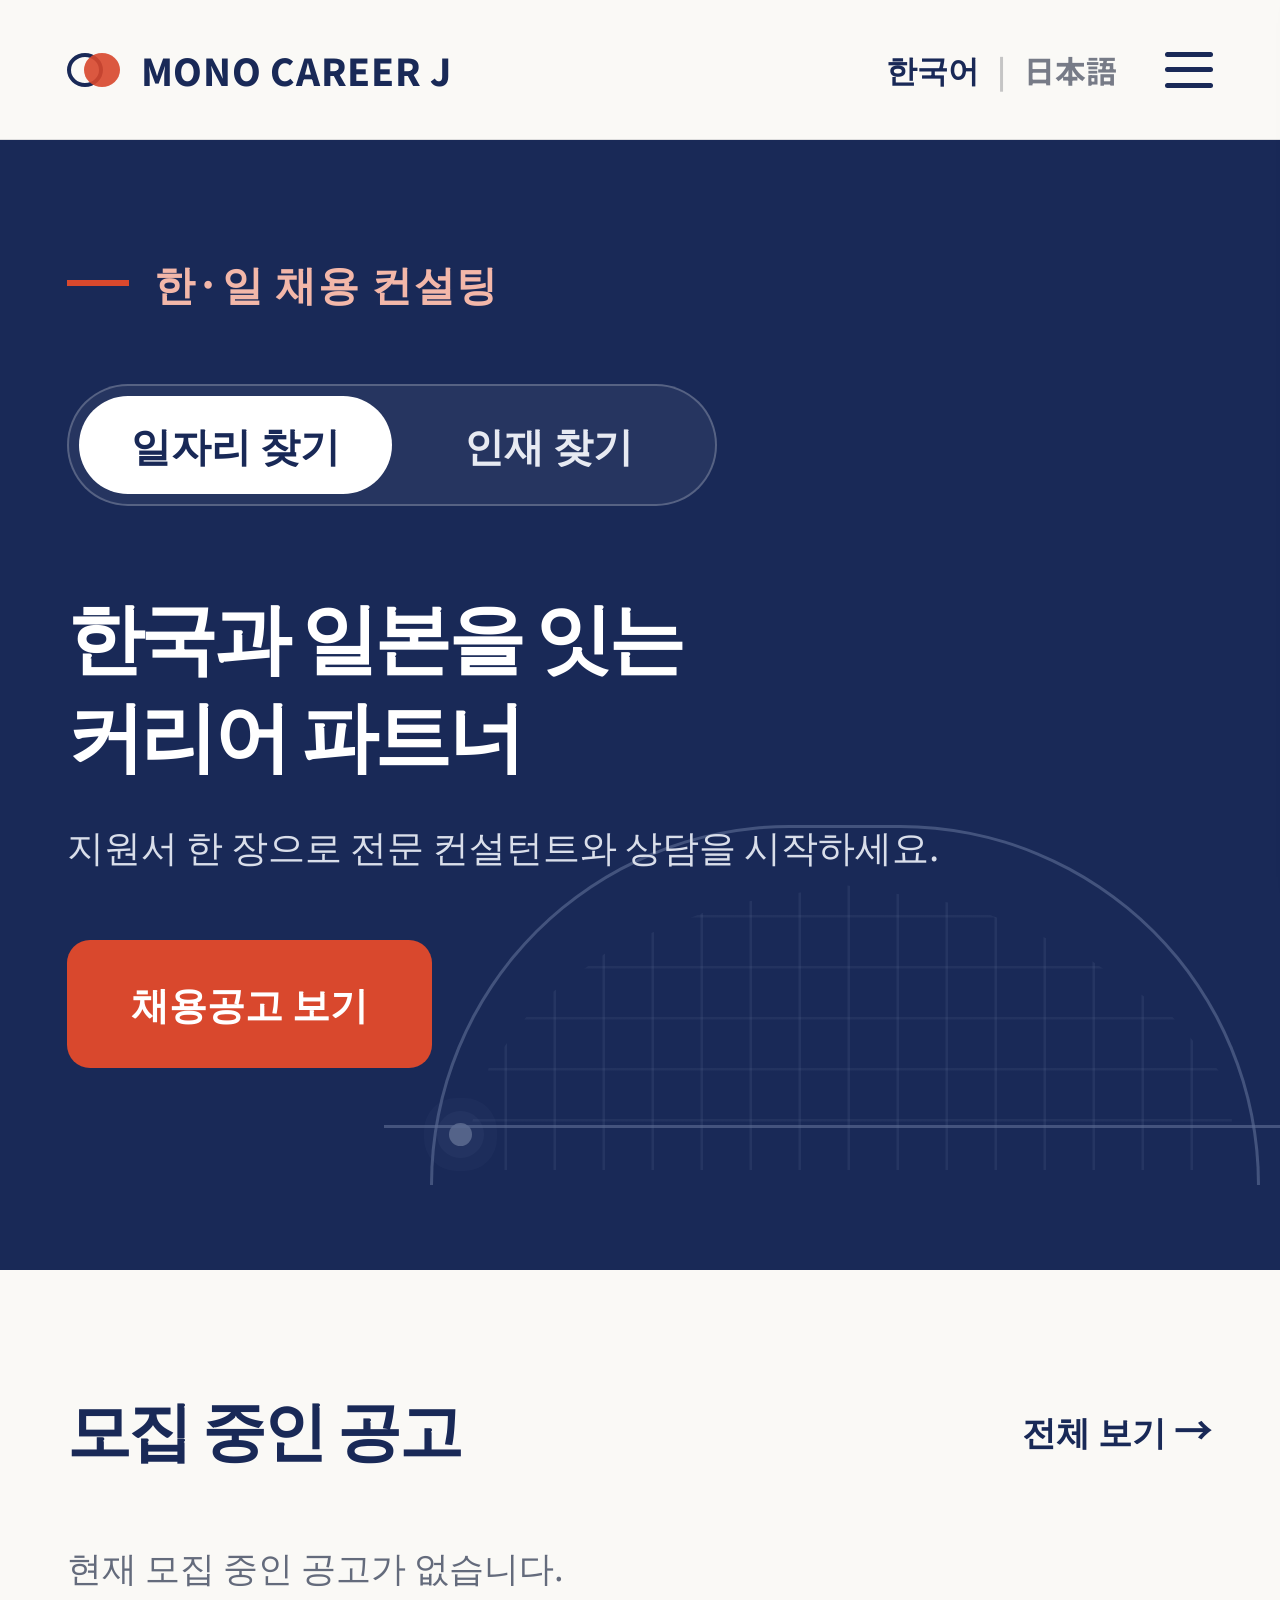
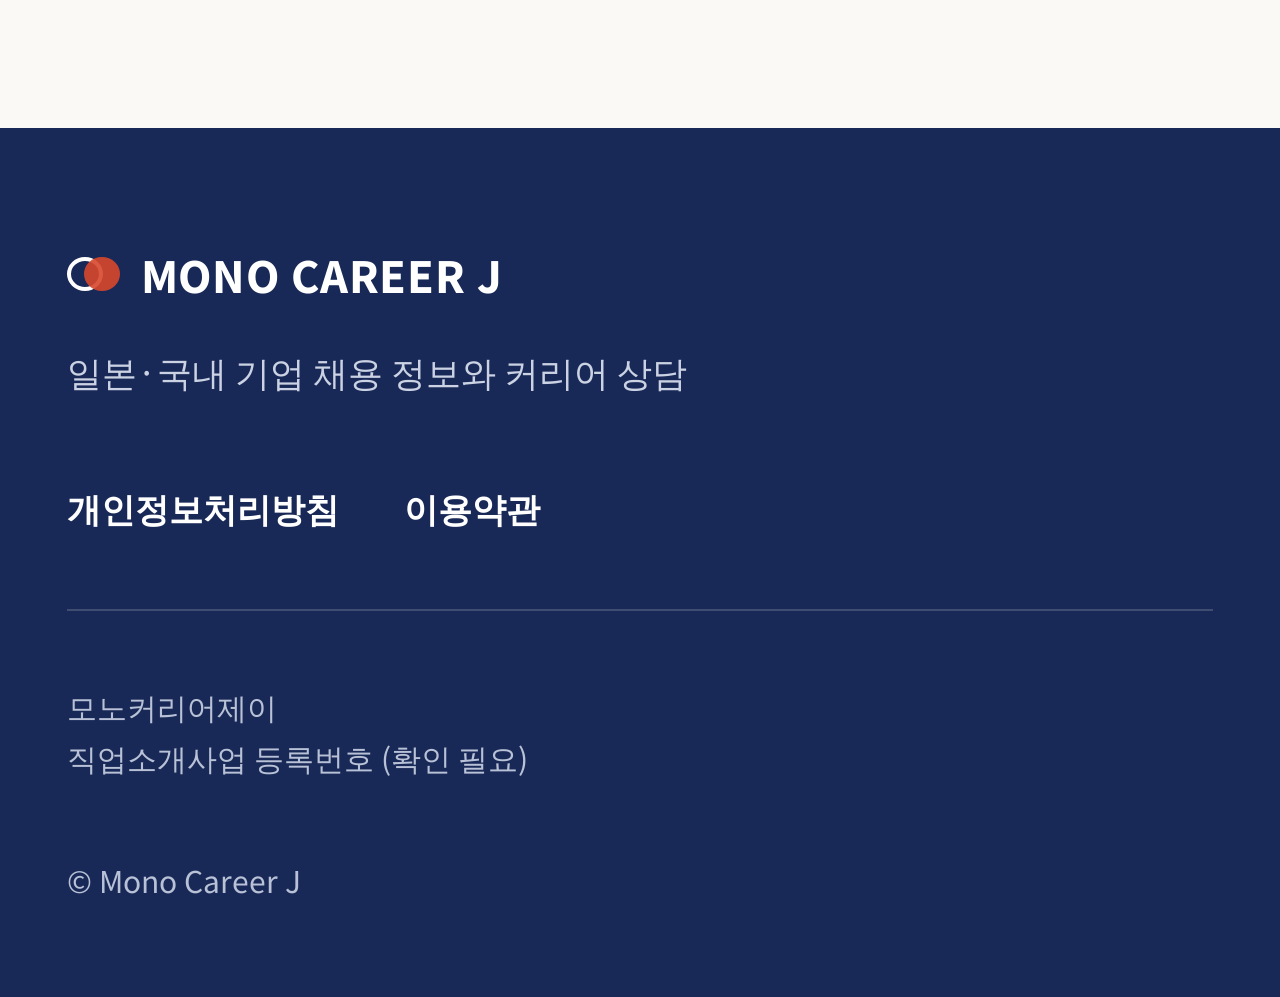
<file: index.html>
<!DOCTYPE html>
<html lang="ko">
<head>
  <meta charset="UTF-8" />
  <meta name="viewport" content="width=device-width, initial-scale=1.0" />
  <title>MONO CAREER J</title>
  <link rel="stylesheet" href="style.css" />
</head>
<body>
  <header class="header">
    <a class="brand" href="#">
      <span class="logo" aria-hidden="true"><i></i><b></b></span>
      <span>MONO CAREER J</span>
    </a>

    <div class="header-right">
      <div class="languages">
        <button class="lang active">한국어</button>
        <span>|</span>
        <button class="lang">日本語</button>
      </div>
      <button class="menu-button" id="menuButton" aria-label="메뉴 열기">
        <span></span><span></span><span></span>
      </button>
    </div>
  </header>

  <main>
    <section class="hero">
      <div class="hero-inner">
        <div class="eyebrow"><span></span>한·일 채용 컨설팅</div>

        <div class="switcher">
          <button class="switch active" data-target="jobs">일자리 찾기</button>
          <button class="switch" data-target="talent">인재 찾기</button>
        </div>

        <h1>한국과 일본을 잇는<br />커리어 파트너</h1>
        <p class="hero-copy">지원서 한 장으로 전문 컨설턴트와 상담을 시작하세요.</p>

        <button class="cta" id="jobButton">채용공고 보기</button>

        <div class="arc-art" aria-hidden="true">
          <div class="arc"></div>
          <div class="arc-grid"></div>
          <div class="arc-dot"></div>
          <div class="arc-line"></div>
        </div>
      </div>
    </section>

    <section class="jobs-section" id="jobsSection">
      <div class="section-heading">
        <h2>모집 중인 공고</h2>
        <a href="#" id="allJobs">전체 보기 <span>→</span></a>
      </div>
      <p class="empty">현재 모집 중인 공고가 없습니다.</p>
    </section>
  </main>

  <footer class="footer">
    <div class="footer-inner">
      <div class="footer-brand">
        <div class="footer-logo">
          <span class="logo light"><i></i><b></b></span>
          <span>MONO CAREER J</span>
        </div>
        <p>일본·국내 기업 채용 정보와 커리어 상담</p>
      </div>

      <nav class="footer-links">
        <a href="#">개인정보처리방침</a>
        <a href="#">이용약관</a>
      </nav>

      <div class="company-info">
        <p>모노커리어제이</p>
        <p>직업소개사업 등록번호 (확인 필요)</p>
      </div>

      <p class="copyright">© Mono Career J</p>
    </div>
  </footer>

  <div class="drawer" id="drawer" aria-hidden="true">
    <button class="drawer-close" id="drawerClose">×</button>
    <a href="#jobsSection">채용공고</a>
    <a href="#">회사소개</a>
    <a href="#">커리어 상담</a>
    <a href="#">문의하기</a>
  </div>

  <script src="script.js"></script>
</body>
</html>
</file>
<file: style.css>
@import url('https://fonts.googleapis.com/css2?family=Noto+Sans+JP:wght@400;500;600;700;800;900&display=swap');

:root {
  --navy: #192957;
  --navy-deep: #172755;
  --navy-soft: #243765;
  --orange: #d9482d;
  --peach: #f3b7a9;
  --white: #fff;
  --off-white: #faf9f6;
  --gray: #646b7c;
}

* { box-sizing: border-box; }
html { scroll-behavior: smooth; }
body {
  margin: 0;
  color: var(--navy);
  background: var(--off-white);
  font-family: "Noto Sans JP", "Noto Sans KR", Arial, sans-serif;
}
button, a { font: inherit; }
button { cursor: pointer; }

.header {
  height: 140px;
  padding: 0 5.2vw;
  display: flex;
  align-items: center;
  justify-content: space-between;
  background: var(--off-white);
  border-bottom: 1px solid #ddd;
}
.brand, .footer-logo {
  display: flex;
  align-items: center;
  gap: 22px;
  color: var(--navy);
  text-decoration: none;
  font-size: clamp(24px, 3vw, 37px);
  font-weight: 800;
  letter-spacing: .02em;
}
.logo {
  position: relative;
  display: inline-block;
  width: 52px;
  height: 38px;
}
.logo i, .logo b {
  position: absolute;
  top: 2px;
  width: 36px;
  height: 34px;
  border-radius: 50%;
  display: block;
}
.logo i {
  left: 0;
  border: 4px solid var(--navy);
  background: transparent;
}
.logo b {
  left: 17px;
  background: var(--orange);
  opacity: .9;
}
.logo.light i { border-color: #fff; }
.logo.light b { background: var(--orange); }

.header-right {
  display: flex;
  align-items: center;
  gap: 48px;
}
.languages {
  display: flex;
  align-items: center;
  gap: 18px;
  font-size: clamp(20px, 2.4vw, 31px);
  font-weight: 700;
}
.languages span { color: #c5c5c5; }
.lang {
  border: 0;
  padding: 0;
  background: none;
  color: #777b87;
}
.lang.active { color: var(--navy); }

.menu-button {
  width: 48px;
  height: 48px;
  padding: 6px 0;
  border: 0;
  background: transparent;
  display: flex;
  flex-direction: column;
  justify-content: space-between;
}
.menu-button span {
  display: block;
  width: 100%;
  height: 5px;
  border-radius: 5px;
  background: var(--navy);
}

.hero {
  position: relative;
  overflow: hidden;
  min-height: 1130px;
  background: var(--navy);
  color: #fff;
}
.hero-inner {
  position: relative;
  min-height: 1130px;
  padding: 112px 5.2vw 130px;
}
.eyebrow {
  display: flex;
  align-items: center;
  gap: 25px;
  color: var(--peach);
  font-size: clamp(25px, 3.2vw, 42px);
  font-weight: 700;
  letter-spacing: .04em;
}
.eyebrow span {
  width: 62px;
  height: 6px;
  background: var(--orange);
  display: inline-block;
}
.switcher {
  margin-top: 70px;
  width: min(650px, 90%);
  height: 122px;
  padding: 10px;
  border: 2px solid rgba(255,255,255,.22);
  border-radius: 65px;
  background: rgba(255,255,255,.06);
  display: flex;
}
.switch {
  flex: 1;
  border: 0;
  border-radius: 58px;
  background: transparent;
  color: #e7eaf2;
  font-size: clamp(26px, 3.2vw, 40px);
  font-weight: 700;
}
.switch.active {
  background: #fff;
  color: var(--navy);
}
.hero h1 {
  position: relative;
  z-index: 2;
  margin: 78px 0 35px;
  font-size: clamp(48px, 6vw, 78px);
  line-height: 1.28;
  letter-spacing: -.045em;
}
.hero-copy {
  position: relative;
  z-index: 2;
  margin: 0;
  color: #d9deea;
  font-size: clamp(23px, 3vw, 37px);
  line-height: 1.6;
}
.cta {
  position: relative;
  z-index: 3;
  margin-top: 65px;
  min-width: 365px;
  height: 128px;
  border: 0;
  border-radius: 23px;
  background: var(--orange);
  color: #fff;
  font-size: clamp(26px, 3vw, 38px);
  font-weight: 800;
}
.cta:hover { filter: brightness(.94); }

.arc-art {
  position: absolute;
  right: -2%;
  bottom: 40px;
  width: 72%;
  height: 450px;
  opacity: .4;
}
.arc {
  position: absolute;
  left: 5%;
  top: 10%;
  width: 90%;
  height: 360px;
  border: 3px solid rgba(190,205,235,.65);
  border-bottom: 0;
  border-radius: 500px 500px 0 0;
}
.arc-grid {
  position: absolute;
  left: 8%;
  top: 20%;
  width: 84%;
  height: 300px;
  background:
    repeating-linear-gradient(90deg, transparent 0 46px, rgba(180,195,225,.20) 47px 49px),
    repeating-linear-gradient(0deg, transparent 0 48px, rgba(180,195,225,.16) 49px 51px);
  clip-path: polygon(0 100%, 4% 66%, 10% 45%, 20% 26%, 34% 12%, 50% 5%, 66% 12%, 80% 27%, 92% 48%, 100% 72%, 100% 100%);
}
.arc-line {
  position: absolute;
  left: 0;
  bottom: 102px;
  width: 100%;
  height: 3px;
  background: rgba(190,205,235,.65);
}
.arc-dot {
  position: absolute;
  left: 7%;
  bottom: 84px;
  width: 23px;
  height: 23px;
  border-radius: 50%;
  background: #aebbd5;
  box-shadow: 0 0 0 12px rgba(160,180,220,.12), 0 0 0 25px rgba(160,180,220,.08);
}

.jobs-section {
  min-height: 440px;
  padding: 110px 5.2vw 100px;
  background: var(--off-white);
}
.section-heading {
  display: flex;
  align-items: center;
  justify-content: space-between;
  gap: 20px;
}
.section-heading h2 {
  margin: 0;
  font-size: clamp(40px, 5vw, 65px);
  letter-spacing: -.04em;
}
.section-heading a {
  color: var(--navy);
  font-size: clamp(22px, 2.8vw, 34px);
  font-weight: 700;
  text-decoration: none;
}
.section-heading a span { font-size: 1.15em; }
.empty {
  margin-top: 65px;
  color: var(--gray);
  font-size: clamp(22px, 2.7vw, 35px);
}

.footer {
  background: var(--navy);
  color: #fff;
}
.footer-inner {
  padding: 115px 5.2vw 95px;
}
.footer-brand .footer-logo {
  color: #fff;
  font-size: clamp(28px, 3.5vw, 43px);
}
.footer-brand > p {
  margin: 40px 0 85px;
  color: #cbd2e3;
  font-size: clamp(23px, 3vw, 35px);
}
.footer-links {
  display: flex;
  gap: 65px;
  padding-bottom: 75px;
  border-bottom: 2px solid rgba(255,255,255,.17);
}
.footer-links a {
  color: #fff;
  text-decoration: none;
  font-size: clamp(22px, 2.8vw, 34px);
  font-weight: 700;
}
.company-info {
  margin-top: 70px;
  color: #b8c1d6;
  font-size: clamp(19px, 2.4vw, 30px);
  line-height: 1.7;
}
.company-info p { margin: 0; }
.copyright {
  margin: 75px 0 0;
  color: #b8c1d6;
  font-size: clamp(20px, 2.5vw, 30px);
}

.drawer {
  position: fixed;
  z-index: 20;
  top: 0;
  right: 0;
  width: min(430px, 85vw);
  height: 100vh;
  padding: 110px 45px;
  background: #fff;
  box-shadow: -10px 0 35px rgba(0,0,0,.18);
  transform: translateX(110%);
  transition: transform .3s ease;
  display: flex;
  flex-direction: column;
  gap: 32px;
}
.drawer.open { transform: translateX(0); }
.drawer a {
  color: var(--navy);
  text-decoration: none;
  font-size: 28px;
  font-weight: 700;
}
.drawer-close {
  position: absolute;
  top: 25px;
  right: 30px;
  border: 0;
  background: none;
  font-size: 48px;
  color: var(--navy);
}

@media (max-width: 700px) {
  .header { height: 100px; padding: 0 24px; }
  .brand { gap: 12px; font-size: 20px; }
  .logo { transform: scale(.7); transform-origin: left center; width: 40px; margin-right: -10px; }
  .header-right { gap: 15px; }
  .languages { gap: 8px; font-size: 18px; }
  .menu-button { width: 34px; height: 34px; }
  .menu-button span { height: 4px; }
  .hero, .hero-inner { min-height: 900px; }
  .hero-inner { padding: 85px 24px 80px; }
  .eyebrow { gap: 14px; font-size: 23px; }
  .eyebrow span { width: 48px; height: 5px; }
  .switcher { margin-top: 50px; height: 82px; }
  .switch { font-size: 24px; }
  .hero h1 { margin-top: 65px; font-size: 42px; }
  .hero-copy { font-size: 21px; }
  .cta { min-width: 0; width: 365px; max-width: 100%; height: 105px; margin-top: 45px; }
  .arc-art { width: 120%; right: -25%; bottom: 10px; height: 330px; }
  .jobs-section { padding: 75px 24px 75px; }
  .section-heading { align-items: flex-end; }
  .section-heading h2 { font-size: 38px; }
  .section-heading a { font-size: 20px; }
  .empty { margin-top: 50px; font-size: 22px; }
  .footer-inner { padding: 75px 24px; }
  .footer-brand > p { margin: 30px 0 60px; }
  .footer-links { gap: 35px; padding-bottom: 50px; }
}
</file>
